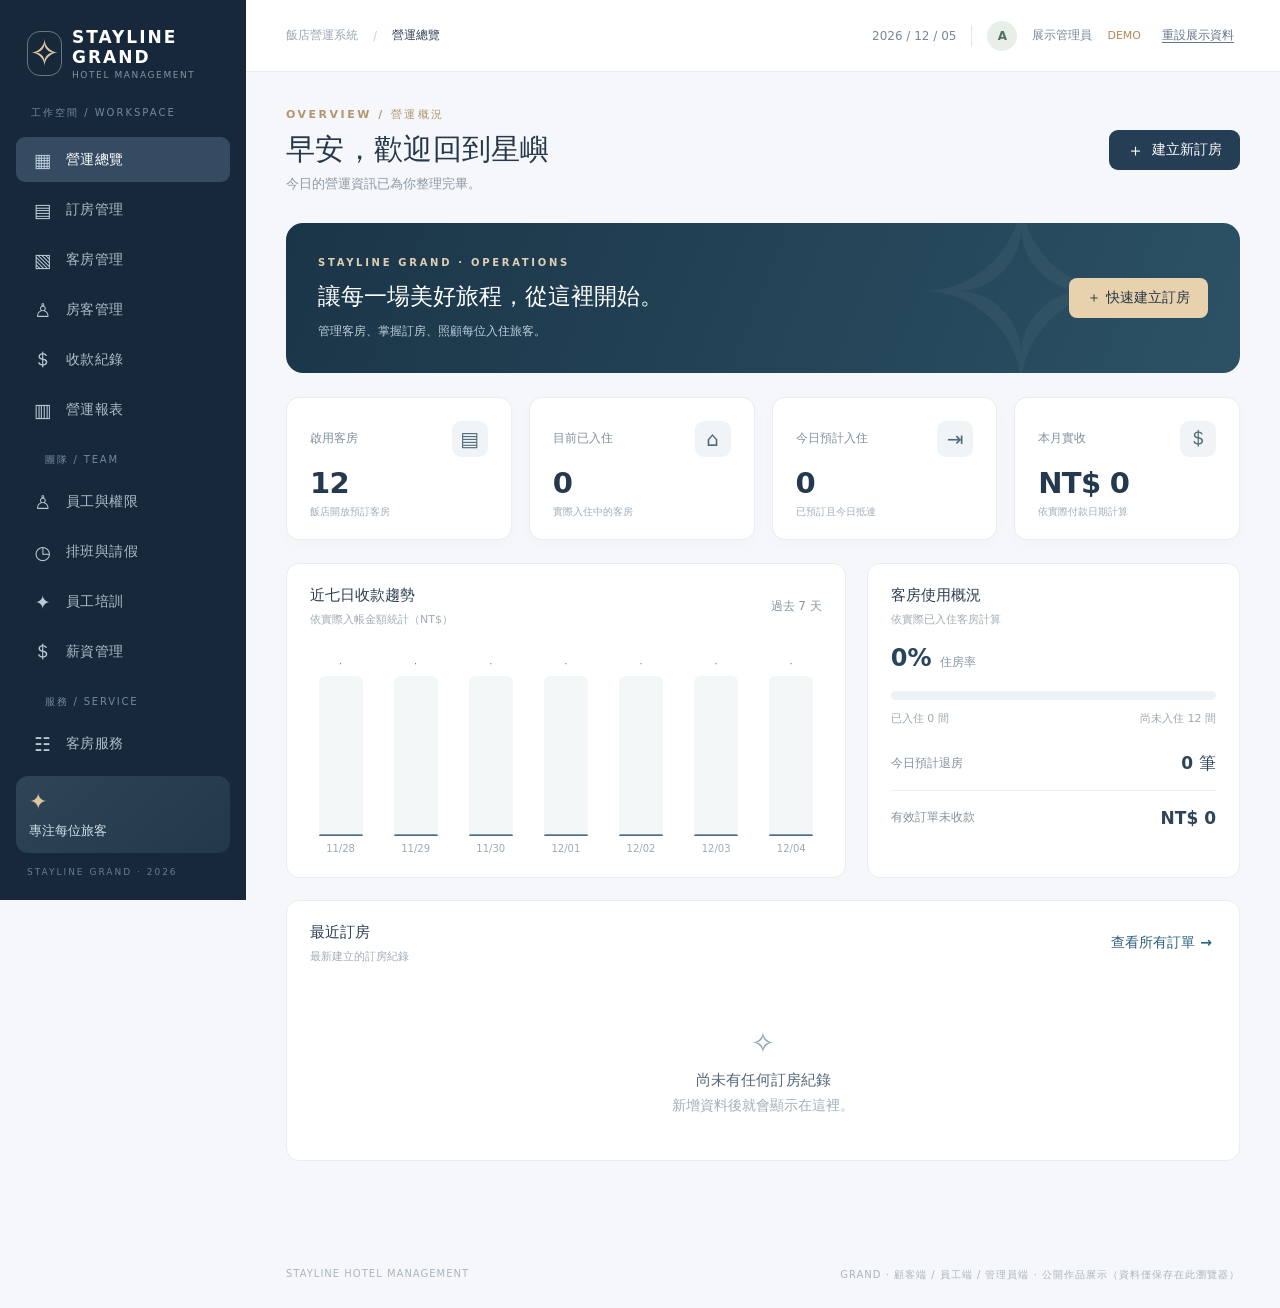
<file: index.html>
<!doctype html>
<html lang="zh-Hant">
<head>
  <meta charset="utf-8">
  <meta name="viewport" content="width=device-width, initial-scale=1">
  <meta name="color-scheme" content="light">
  <title>STAYLINE GRAND｜全方位飯店管理系統</title>
  <link rel="stylesheet" href="/styles.css">
  <link rel="stylesheet" href="/ops.css">
  <script src="/demo-api.js"></script>
  <script src="/app.js" defer></script>
  <script src="/ops.js" defer></script>
</head>
<body>
  <div id="authRoot" class="auth-shell hidden">
    <div class="auth-art">
      <div class="art-top"><span class="brand-symbol">✧</span> STAYLINE GRAND <span class="thin">/ HOTEL OS</span></div>
      <div class="auth-art-copy"><span class="art-eyebrow">A BETTER WAY TO HOST</span><h1>每一次入住，<br>都值得被細心對待。</h1><p>從訂房到退房，讓每個服務環節從容有序。</p></div>
      <div class="art-bottom">HOSPITALITY, SIMPLIFIED. <span>EST. 2026</span></div>
    </div>
    <div class="auth-panel"><div id="authContent" class="auth-card"></div></div>
  </div>
  <div id="appRoot" class="app-shell hidden">
    <aside class="sidebar">
      <div class="sidebar-brand"><span class="sidebar-mark">✧</span><div><strong>STAYLINE GRAND</strong><small>HOTEL MANAGEMENT</small></div></div>
      <div class="sidebar-group-label">工作空間 / WORKSPACE</div>
      <nav class="sidebar-nav" aria-label="主選單">
        <button type="button" data-page="dashboard" class="nav-link active"><span class="nav-icon">▦</span> 營運總覽</button>
        <button type="button" data-page="reservations" class="nav-link"><span class="nav-icon">▤</span> 訂房管理</button>
        <button type="button" data-page="rooms" class="nav-link"><span class="nav-icon">▧</span> 客房管理</button>
        <button type="button" data-page="guests" class="nav-link"><span class="nav-icon">♙</span> 房客管理</button>
        <button type="button" data-page="payments" class="nav-link"><span class="nav-icon">＄</span> 收款紀錄</button>
        <button type="button" data-page="reports" class="nav-link"><span class="nav-icon">▥</span> 營運報表</button>
        <div class="sidebar-group-label">團隊 / TEAM</div>
        <button type="button" data-page="employees" class="nav-link"><span class="nav-icon">♙</span> 員工與權限</button>
        <button type="button" data-page="schedules" class="nav-link"><span class="nav-icon">◷</span> 排班與請假</button>
        <button type="button" data-page="training" class="nav-link"><span class="nav-icon">✦</span> 員工培訓</button>
        <button type="button" data-page="payroll" class="nav-link"><span class="nav-icon">＄</span> 薪資管理</button>
        <div class="sidebar-group-label">服務 / SERVICE</div>
        <button type="button" data-page="services" class="nav-link"><span class="nav-icon">☷</span> 客房服務</button>
        <button type="button" data-page="tickets" class="nav-link"><span class="nav-icon">✉</span> 顧客客服</button>
        <button type="button" data-page="requests" class="nav-link"><span class="nav-icon">✓</span> 入住／退房申請</button>
        <button type="button" data-page="attendance" class="nav-link"><span class="nav-icon">◉</span> 員工打卡</button>
        <button type="button" data-page="housekeeping" class="nav-link"><span class="nav-icon">✳</span> 房務清潔</button>
        <a class="nav-link guest-nav" href="/student-review"><span class="nav-icon">🎓</span> 學生優惠審核</a>
        <a class="nav-link guest-nav" href="/guest" target="_blank" rel="noopener"><span class="nav-icon">↗</span> 顧客訂房網站</a>
      </nav>
      <div class="sidebar-bottom"><div class="help-card"><span class="help-spark">✦</span><strong>專注每位旅客</strong><p>每一次好的服務，都從井然有序開始。</p></div><span>STAYLINE GRAND · 2026</span></div>
    </aside>
    <div class="workspace">
      <header class="topbar"><div class="topbar-left"><span class="mobile-brand">✧ STAYLINE GRAND</span><span class="topbar-label">飯店營運系統</span><span class="topbar-slash">/</span><span id="topPage">營運總覽</span></div><div class="topbar-right"><span id="todayLabel"></span><div class="topbar-separator"></div><span class="user-avatar">A</span><span id="usernameLabel">展示管理員</span><span style="color:#b58b55;font-size:11px">DEMO</span><button id="logoutBtn" class="btn-text">重設展示資料</button></div></header>
      <main id="mainContent" class="main-content"><div class="loading">正在載入營運資料…</div></main>
      <footer class="footer">STAYLINE HOTEL MANAGEMENT <span>GRAND · 顧客端 / 員工端 / 管理員端 · 公開作品展示（資料僅保存在此瀏覽器）</span></footer>
    </div>
  </div>
  <div id="modalOverlay" class="modal-overlay hidden" role="dialog" aria-modal="true" aria-label="編輯資料"><div class="modal"><div id="modalHeader" class="modal-header"></div><div id="modalBody"></div></div></div>
  <div id="toastRoot" aria-live="polite"></div>
</body>
</html>
</file>
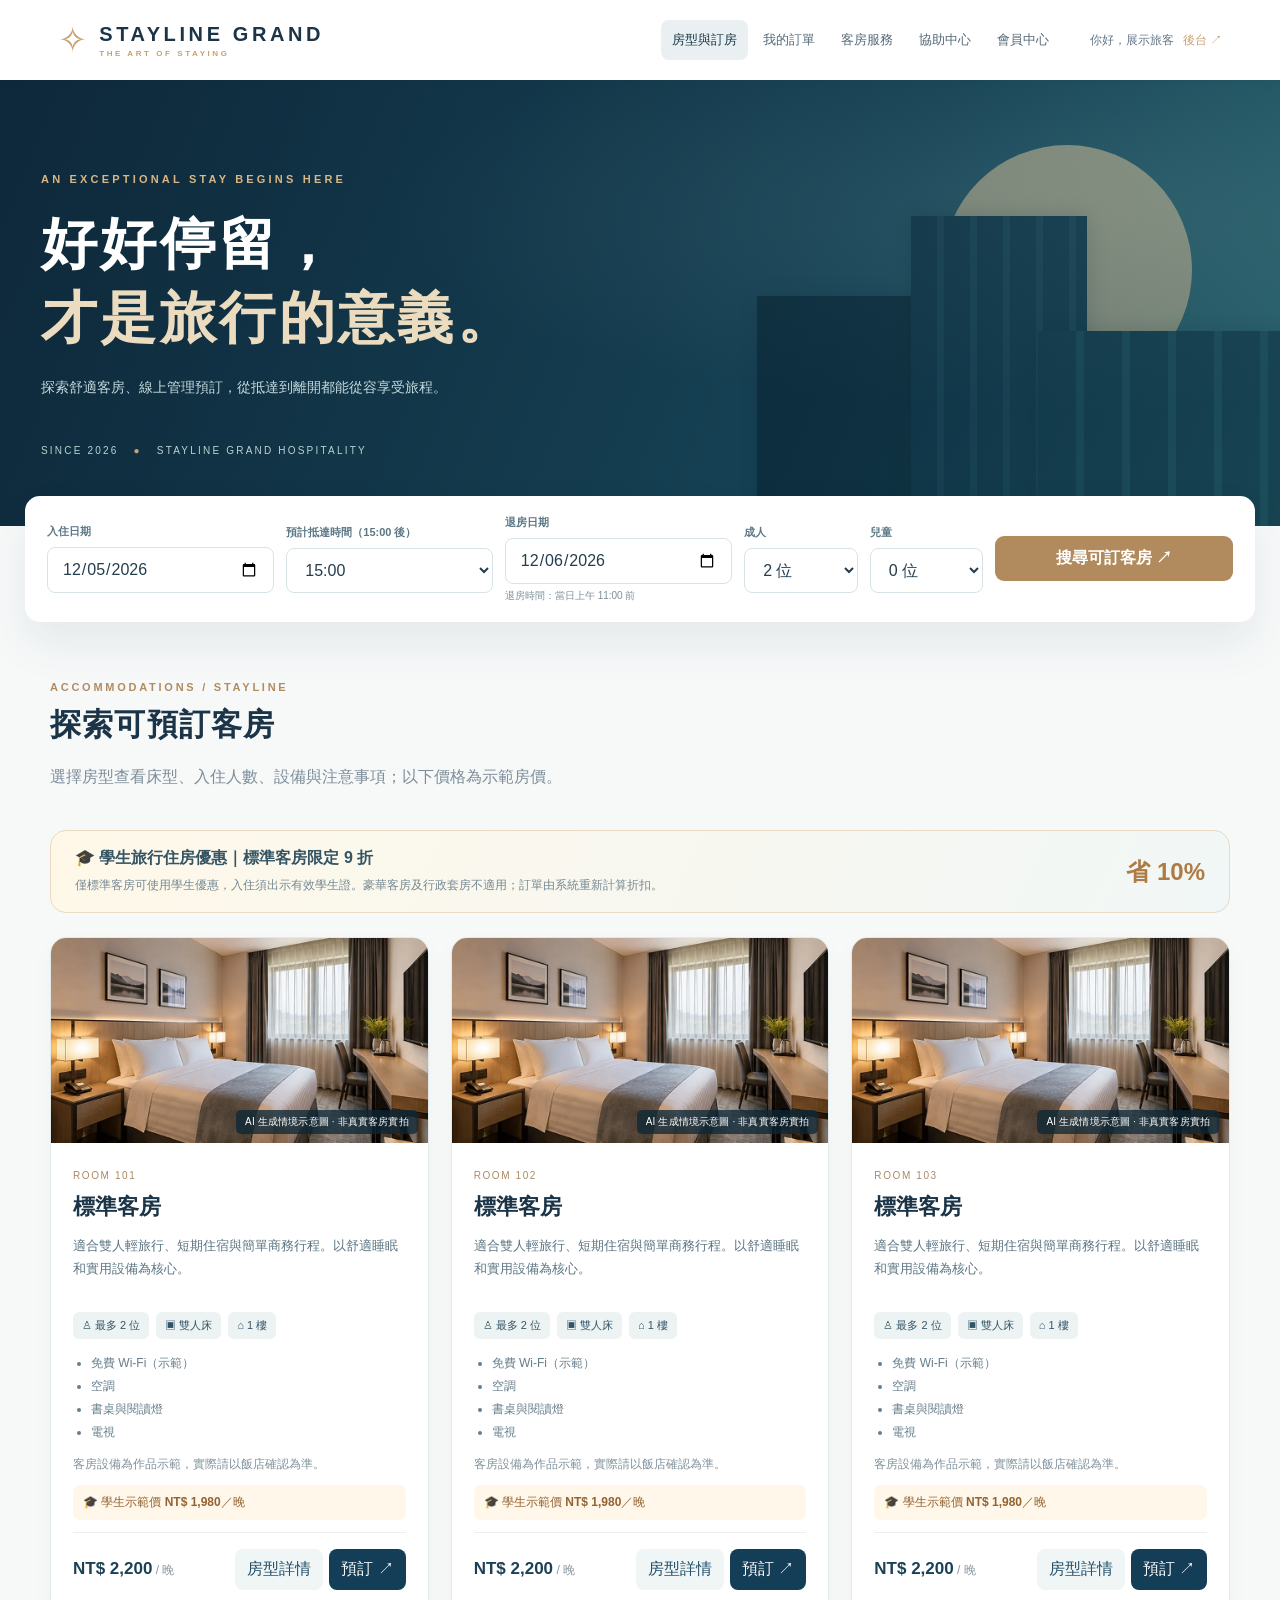
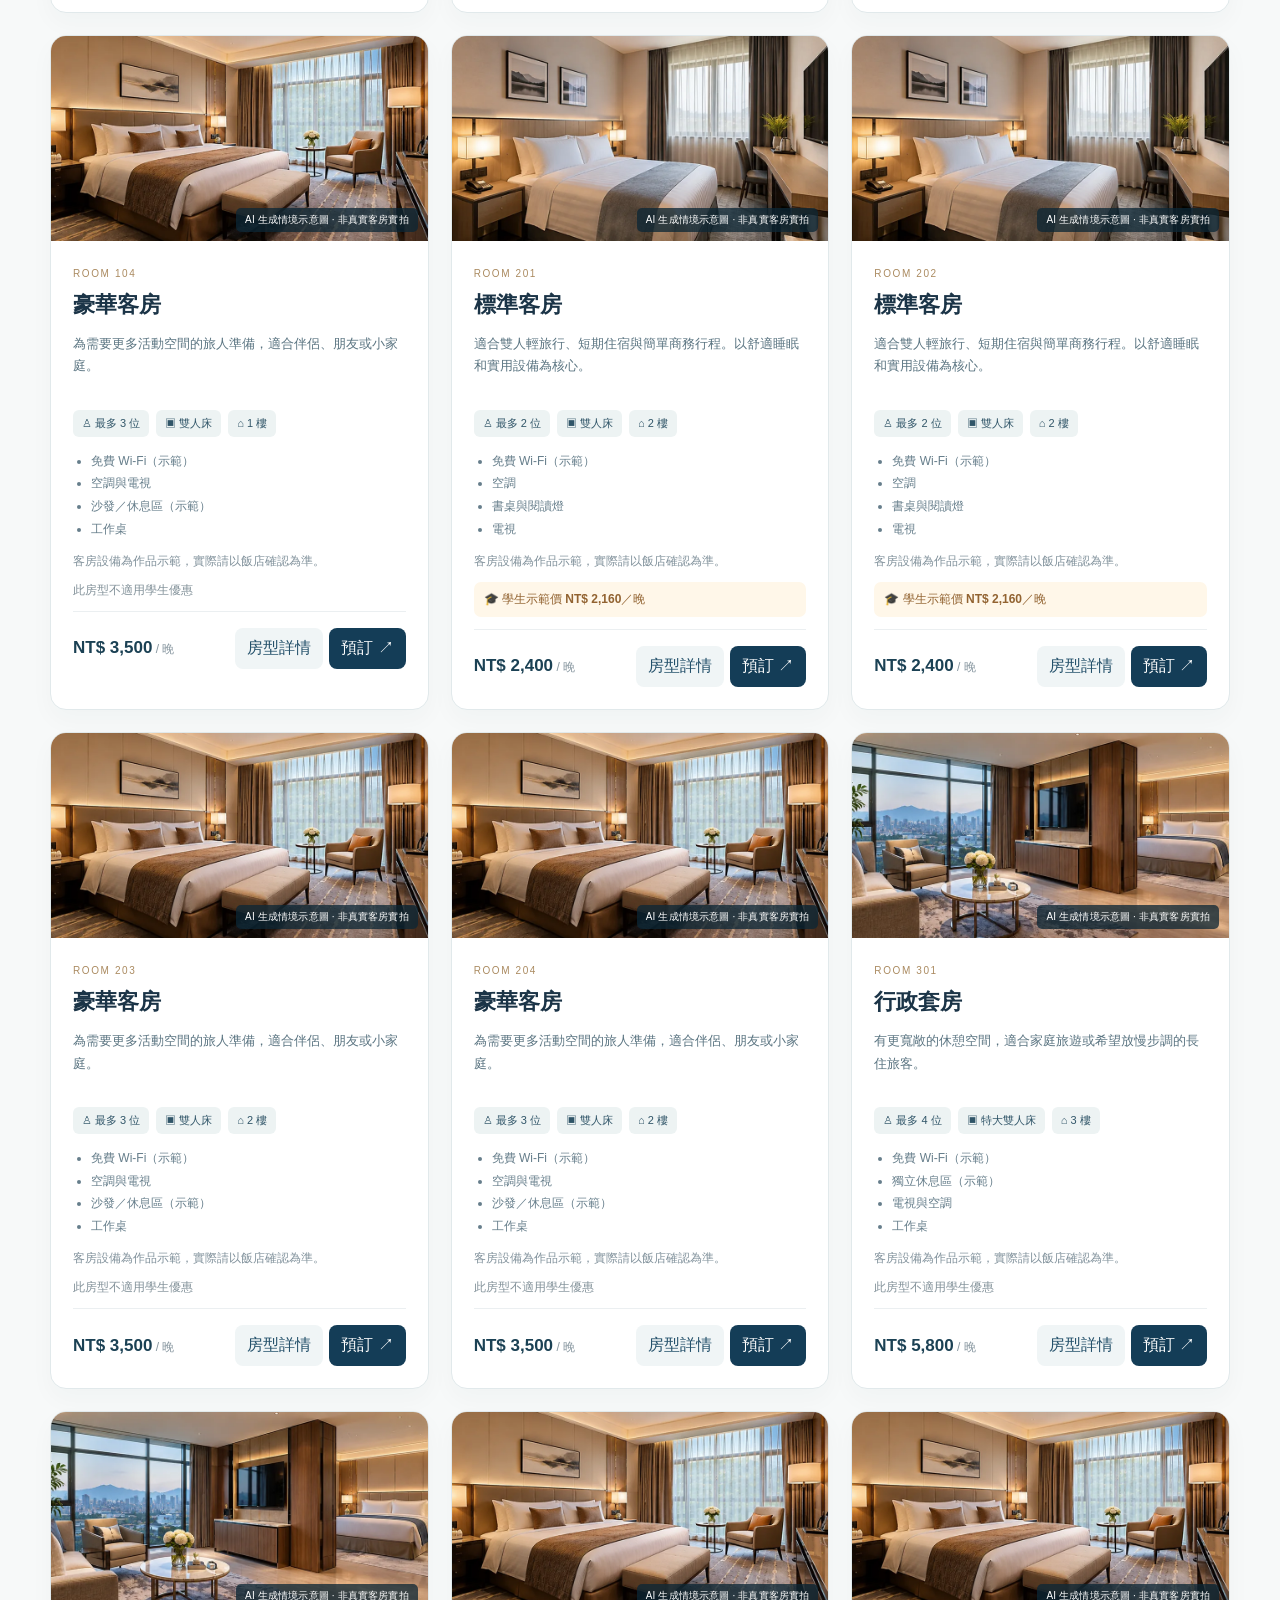
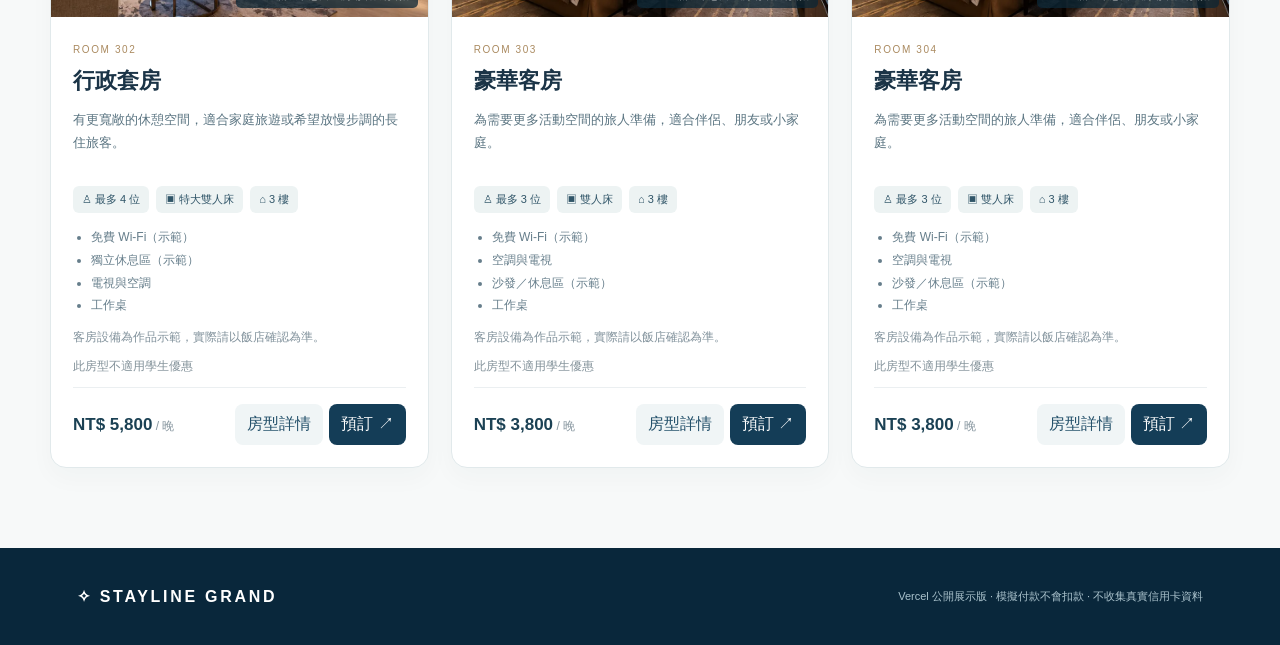
<file: guest.html>
<!doctype html>
<html lang="zh-Hant">
<head>
<meta charset="utf-8"><meta name="viewport" content="width=device-width,initial-scale=1">
<meta name="color-scheme" content="light"><title>STAYLINE GRAND｜旅客訂房與會員服務</title>
<link rel="stylesheet" href="/guest.css"><script src="/demo-api.js"></script><script src="/guest.js" defer></script>
</head>
<body>
<header class="site-header"><a class="brand" href="/guest"><span class="brand-star">✧</span><span>STAYLINE GRAND<small>THE ART OF STAYING</small></span></a><nav aria-label="會員導覽" id="guestNav"><button class="nav-item is-active" data-view="browse">房型與訂房</button><button class="nav-item member-only hidden" data-view="bookings">我的訂單</button><button class="nav-item member-only hidden" data-view="services">客房服務</button><button class="nav-item member-only hidden" data-view="support">協助中心</button><button class="nav-item member-only hidden" data-view="profile">會員中心</button></nav><div class="head-actions"><span id="guestWelcome"></span><button class="header-btn" id="guestAuthBtn" style="display:none">訪客展示</button><a class="manager-link" href="/" title="管理員與員工後台">後台 ↗</a></div></header>
<main><section class="masthead"><div class="mast-ambient"></div><div class="mast-inner"><p class="eyebrow">AN EXCEPTIONAL STAY BEGINS HERE</p><h1>好好停留，<br><em>才是旅行的意義。</em></h1><p class="lead">探索舒適客房、線上管理預訂，從抵達到離開都能從容享受旅程。</p><div class="mast-bottom">SINCE 2026 <span>●</span> STAYLINE GRAND HOSPITALITY</div></div><div class="mast-illustration" aria-hidden="true"><div class="sun-circle"></div><div class="hotel-shape one"></div><div class="hotel-shape two"></div><div class="hotel-shape three"></div></div></section>
<section class="reservation-search" id="searchBox"><div><label for="searchIn">入住日期</label><input type="date" id="searchIn" required></div><div><label for="arrivalTime">預計抵達時間（15:00 後）</label><select id="arrivalTime"><option value="15:00">15:00</option><option value="16:00">16:00</option><option value="17:00">17:00</option><option value="18:00">18:00</option><option value="19:00">19:00</option><option value="20:00">20:00</option><option value="21:00">21:00</option><option value="22:00">22:00</option><option value="23:00">23:00</option></select></div><div><label for="searchOut">退房日期</label><input type="date" id="searchOut" required><small class="checkout-hint">退房時間：當日上午 11:00 前</small></div><div><label for="searchAdults">成人</label><select id="searchAdults"><option value="1">1 位</option><option value="2" selected>2 位</option><option value="3">3 位</option><option value="4">4 位</option></select></div><div><label for="searchChildren">兒童</label><select id="searchChildren"><option value="0">0 位</option><option value="1">1 位</option><option value="2">2 位</option><option value="3">3 位</option></select></div><button class="gold-btn" id="searchRooms">搜尋可訂客房 ↗</button></section>
<div class="page-wrap" id="guestContent"></div>
</main>
<footer class="site-footer"><span>✧ STAYLINE GRAND</span><p>Vercel 公開展示版 · 模擬付款不會扣款 · 不收集真實信用卡資料</p></footer>
<div id="guestModal" class="modal-backdrop hidden" role="dialog" aria-modal="true" aria-label="會員表單"><div class="modal-card"><button id="guestModalClose" class="modal-close" aria-label="關閉">×</button><div id="guestModalBody"></div></div></div>
<div id="guestToast" aria-live="polite"></div>
</body>
</html>
</file>
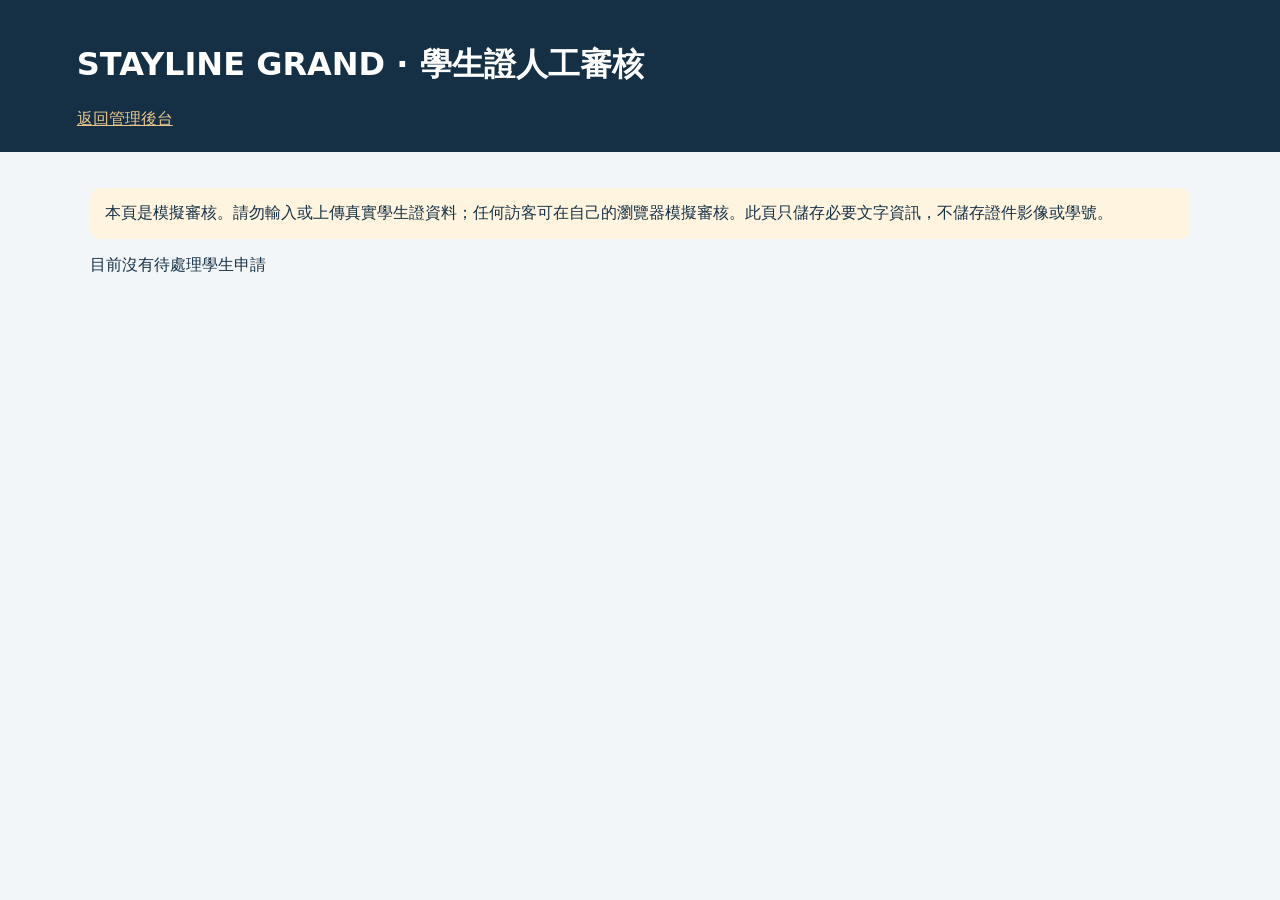
<file: student-review.html>
<!doctype html><html lang="zh-Hant"><head><meta charset="utf-8"><meta name="viewport" content="width=device-width,initial-scale=1"><title>STAYLINE｜學生證人工審核</title><style>body{font-family:system-ui,"Microsoft JhengHei",sans-serif;background:#f2f6f8;color:#183248;margin:0}header{background:#152f44;color:white;padding:22px 6%}main{max-width:1100px;margin:36px auto;padding:0 22px}article{background:white;border:1px solid #dce5ed;border-radius:14px;margin:14px 0;padding:22px}button{background:#16415b;color:#fff;border:0;border-radius:8px;padding:10px 18px;cursor:pointer;margin:6px}button.reject{background:#a83c45}.notice{background:#fff4df;border-radius:10px;padding:15px}small{color:#677f91}a{color:#e9c78d}#err{color:#b02c39}</style><script src="/demo-api.js"></script><script src="/student-review.js" defer></script></head><body><header><h1>STAYLINE GRAND · 學生證人工審核</h1><a href="/">返回管理後台</a></header><main><p class="notice">本頁是模擬審核。請勿輸入或上傳真實學生證資料；任何訪客可在自己的瀏覽器模擬審核。此頁只儲存必要文字資訊，不儲存證件影像或學號。</p><p id="err"></p><div id="items">讀取中…</div></main></body></html>
</file>
<file: styles.css>
:root{font-family:Inter,"Noto Sans TC","Microsoft JhengHei",system-ui,-apple-system,sans-serif;color:#233144;background:#f5f7fa;font-size:14px;font-synthesis:none}
*{box-sizing:border-box}body{margin:0}button,input,textarea,select{font:inherit}button{cursor:pointer}button:disabled{opacity:.5;cursor:not-allowed}.hidden{display:none!important}
.auth-shell{display:grid;grid-template-columns:1.05fr 1fr;min-height:100vh;background:#fff}.auth-art{display:flex;flex-direction:column;padding:44px 58px;background:radial-gradient(circle at 88% 17%,#456c7d 0,transparent 29%),radial-gradient(circle at 22% 78%,#2c5261 0,transparent 42%),linear-gradient(145deg,#152f40,#10202f);color:white}.art-top{display:flex;align-items:center;gap:9px;font-weight:780;letter-spacing:3px;font-size:18px}.brand-symbol{font-size:35px;color:#c8b38c}.thin{font-weight:400;color:#b2c2cb;letter-spacing:2px;font-size:10px}.auth-art-copy{margin:auto 0}.art-eyebrow{font-size:11px;letter-spacing:4px;color:#d7c8a7}.auth-art-copy h1{font-size:clamp(33px,4.3vw,67px);font-weight:580;letter-spacing:2px;line-height:1.45;margin:25px 0}.auth-art-copy p{font-size:16px;color:#c3d3d9}.art-bottom{display:flex;justify-content:space-between;letter-spacing:3px;font-size:10px;color:#b4c4cd}.auth-panel{display:grid;place-items:center;padding:30px}.auth-card{width:min(100%,395px)}.auth-overline{color:#ad936f;font-size:12px;letter-spacing:3px;font-weight:750}.auth-card h2{font-size:32px;letter-spacing:-1px;margin:12px 0}.auth-card>p{color:#8895a3;line-height:1.8;margin-bottom:32px}.auth-card form{display:grid;gap:18px}.auth-card .btn-primary{height:48px}.auth-note{margin-top:26px;color:#9ba5af;font-size:12px;line-height:1.8}
.app-shell{min-height:100vh;display:flex}.sidebar{width:246px;position:sticky;top:0;height:100vh;flex-shrink:0;background:#16283a;color:#d3e0e8;display:flex;flex-direction:column;padding:27px 16px 22px}.sidebar-brand{display:flex;align-items:center;gap:10px;margin:0 11px 58px}.sidebar-mark{height:45px;width:45px;border:1px solid #697584;border-radius:13px;color:#dec9a4;font-size:37px;display:grid;place-items:center;line-height:1}.sidebar-brand strong{display:block;font-size:17px;letter-spacing:2px;color:#fff}.sidebar-brand small{display:block;font-size:9px;letter-spacing:1.6px;color:#8295a5;margin-top:3px}.sidebar-group-label{font-size:10px;color:#728b9d;letter-spacing:2px;padding:0 15px;margin-bottom:17px}.sidebar-nav{display:grid;gap:5px}.nav-link{display:flex;align-items:center;gap:12px;text-align:left;height:45px;width:100%;padding:0 16px;color:#adbfcc;border:0;background:transparent;border-radius:9px;font-weight:600;letter-spacing:.4px}.nav-link:hover{background:#25394d;color:#fff}.nav-link.active{background:#344b61;color:#fff}.nav-icon{font-size:19px;font-weight:300;width:22px;text-align:center;color:#b9c9d7}.sidebar-bottom{margin-top:auto}.help-card{padding:18px;border-radius:12px;background:linear-gradient(140deg,#2d4557,#23384b);margin-bottom:24px}.help-spark{display:block;color:#dec5a0;font-size:22px;margin-bottom:8px}.help-card strong{font-size:13px}.help-card p{font-size:11px;color:#a9bdcb;line-height:1.8;margin-bottom:0}.sidebar-bottom>span{font-size:9px;letter-spacing:2px;color:#667f91;margin:0 11px}.workspace{flex:1;min-width:0;display:flex;flex-direction:column}.topbar{height:72px;background:#fff;border-bottom:1px solid #e9edf2;display:flex;align-items:center;justify-content:space-between;padding:0 40px;gap:15px}.topbar-left,.topbar-right{display:flex;align-items:center;gap:15px}.topbar-left{color:#9da8b2;font-size:12px}.topbar-left #topPage{color:#344255;font-weight:700}.topbar-slash{color:#cbd1d8}.topbar-right{font-size:12px;color:#798797}.topbar-separator{height:22px;border-left:1px solid #e2e7ed}.user-avatar{height:30px;width:30px;border-radius:50%;background:#e8eee8;color:#50715c;display:grid;place-items:center;font-weight:800}.btn-text{border:0;background:transparent;color:#64768b;text-decoration:underline;text-underline-offset:3px}.mobile-brand{display:none}.main-content{width:100%;max-width:1530px;margin:0 auto;padding:35px 40px 65px;flex:1}.footer{padding:20px 40px 26px;color:#abb5bf;font-size:10px;letter-spacing:1px;display:flex;justify-content:space-between}
.page-header{display:flex;justify-content:space-between;align-items:center;gap:14px;margin-bottom:30px}.eyebrow{font-size:11px;color:#b1976e;letter-spacing:2.5px;font-weight:800}.page-header h1{font-size:29px;font-weight:750;margin:8px 0 5px;color:#26384a;letter-spacing:.3px}.subhead{color:#8c98a6;margin:0;font-size:13px}.header-actions{display:flex;gap:10px;flex-wrap:wrap}.btn{display:inline-flex;align-items:center;justify-content:center;gap:8px;padding:10px 17px;border-radius:9px;font-weight:670;border:1px solid transparent;white-space:nowrap;transition:.15s}.btn-primary{color:#fff;background:#253e55}.btn-primary:hover{background:#395873}.btn-secondary{background:#fff;border-color:#d9e0e7;color:#34495b}.btn-secondary:hover{background:#f5f7fa}.btn-danger{background:#fcf0ee;color:#b24740}.btn-sm{font-size:12px;padding:7px 10px;border-radius:7px}.btn-link{color:#2b607f;border:0;background:transparent;padding:6px 4px;font-weight:700}.btn-link:hover{text-decoration:underline}.btn:focus-visible,.nav-link:focus-visible,.btn-text:focus-visible{outline:3px solid #91b8df;outline-offset:2px}.plus{font-size:17px;line-height:1}
.hero{border-radius:17px;background:linear-gradient(112deg,#1b3548,#2c5165);color:#fff;padding:30px 32px;display:flex;align-items:center;justify-content:space-between;gap:20px;margin-bottom:24px;overflow:hidden;position:relative}.hero:after{content:"✧";position:absolute;right:110px;top:-78px;font-size:260px;color:rgba(255,255,255,.045);pointer-events:none}.hero span{font-size:10px;font-weight:700;letter-spacing:2.7px;color:#dfcfb3}.hero h2{font-size:23px;margin:12px 0 9px;position:relative}.hero p{color:#bdced8;position:relative;margin:0;font-size:12px;line-height:1.8}.hero button{position:relative;z-index:1;background:#e7d2ad;color:#243648;border:0;border-radius:8px;padding:11px 18px;font-weight:700}.kpi-grid{display:grid;grid-template-columns:repeat(4,minmax(0,1fr));gap:17px;margin-bottom:23px}.kpi{background:#fff;border:1px solid #e8edf2;border-radius:13px;padding:23px 23px 20px;box-shadow:0 4px 16px rgba(19,45,68,.018)}.kpi-top{display:flex;justify-content:space-between;align-items:center}.kpi-label{color:#82909e;font-size:12px;font-weight:650}.kpi-icon{width:36px;height:36px;display:grid;place-items:center;background:#f0f4f7;border-radius:9px;font-size:20px;color:#4f6c7b}.kpi strong{font-size:29px;letter-spacing:-.7px;color:#24394e;display:block;margin:9px 0 2px}.kpi small{color:#a2acb7;font-size:10px}.split-grid{display:grid;grid-template-columns:minmax(0,1.2fr) minmax(290px,.8fr);gap:21px}.panel{background:#fff;border:1px solid #e8edf2;border-radius:13px;overflow:hidden;margin-bottom:22px}.panel-header{display:flex;align-items:center;justify-content:space-between;gap:12px;padding:22px 23px 17px}.panel-header h2{margin:0;font-size:15px;color:#2c3e50}.panel-header p{font-size:11px;color:#a2acb6;margin:7px 0 0}.panel-body{padding:0 23px 23px}.stats-number{font-size:24px;color:#29455c;font-weight:780}.chart{height:210px;display:flex;align-items:flex-end;gap:14px;padding:14px 0 0}.bar-col{flex:1;height:100%;display:flex;flex-direction:column;justify-content:flex-end;align-items:center;min-width:0;gap:7px}.bar-track{flex:1;display:flex;align-items:flex-end;width:100%;max-width:44px;background:#f4f7f8;border-radius:6px 6px 0 0;overflow:hidden}.bar-fill{width:100%;background:linear-gradient(#8bacbd,#375a70);border-radius:6px 6px 0 0;min-height:2px}.bar-col small{color:#9daab5;font-size:10px}.bar-value{font-size:10px;color:#6e8291;white-space:nowrap}.progress-bar{width:100%;height:9px;border-radius:99px;background:#edf2f6;overflow:hidden;margin:19px 0 11px}.progress-fill{height:100%;background:linear-gradient(90deg,#7296a7,#375a70);border-radius:99px}.progress-meta{display:flex;justify-content:space-between;color:#9da8b4;font-size:11px}.mini-stats{display:grid;gap:17px;margin-top:26px}.mini-stat{display:flex;align-items:center;justify-content:space-between;border-bottom:1px solid #eef1f4;padding-bottom:15px}.mini-stat:last-child{border-bottom:0}.mini-stat span{color:#83919e;font-size:12px}.mini-stat strong{color:#2e4458;font-size:17px}.badge{display:inline-flex;align-items:center;gap:5px;padding:5px 9px;border-radius:20px;font-size:11px;font-weight:750;white-space:nowrap}.badge:before{content:"";height:6px;width:6px;border-radius:50%;background:currentColor}.badge-reserved{background:#eaf3fa;color:#477fa9}.badge-checked_in{background:#e9f5ec;color:#4a9469}.badge-checked_out{background:#f0f1f3;color:#7c8794}.badge-cancelled{background:#fceeee;color:#bd6762}.badge-clean{background:#eaf5ee;color:#4a9469}.badge-dirty{background:#fcf0e5;color:#bd8556}.badge-cleaning{background:#e9f1fa;color:#567ba7}.badge-inactive{background:#efeff1;color:#87909b}.badge-occupied{background:#ecf1fb;color:#5575a4}
.table-controls{display:flex;justify-content:space-between;align-items:center;gap:15px;padding:0 23px 17px;flex-wrap:wrap}.search-box{position:relative}.search-box input{border:1px solid #e1e7ed;border-radius:8px;background:#fbfcfd;padding:10px 13px 10px 34px;width:270px;max-width:100%;outline:0}.search-box:before{content:"⌕";position:absolute;left:12px;top:5px;color:#9bacb9;font-size:23px}.search-box input:focus{border-color:#678ba7}.filter-tabs{display:flex;align-items:center;gap:5px;flex-wrap:wrap}.filter-tab{border:0;background:transparent;color:#83929f;padding:8px 10px;border-radius:8px;font-size:12px;font-weight:650}.filter-tab.active{background:#eaf0f5;color:#294860}.table-scroll{overflow-x:auto}.data-table{width:100%;border-collapse:collapse;text-align:left;font-size:12px}.data-table thead{background:#f8fafc;color:#8493a2}.data-table th{font-weight:700;font-size:11px;letter-spacing:.3px;white-space:nowrap;padding:13px 22px}.data-table td{padding:17px 22px;border-top:1px solid #eff2f5;color:#556679;vertical-align:middle}.data-table tr:hover td{background:#fbfcfd}.primary-cell{font-weight:770;color:#2d455a!important}.muted-cell{color:#99a7b2!important}.money-cell{font-weight:740;color:#334b5d!important;white-space:nowrap}.actions{display:flex;gap:8px;align-items:center;white-space:nowrap;flex-wrap:wrap}.empty{padding:45px 25px;text-align:center;color:#a1aeba}.empty strong{color:#53677a;display:block;margin-bottom:7px;font-size:15px}.empty-icon{font-size:29px;color:#8aa7b8;margin-bottom:11px}.record-count{font-size:11px;color:#9ca9b5;padding:12px 23px 19px}.room-grid{display:grid;grid-template-columns:repeat(auto-fill,minmax(225px,1fr));gap:16px}.room-card{background:#fff;border:1px solid #e8edf1;border-radius:12px;padding:20px;position:relative}.room-card-top{display:flex;justify-content:space-between;align-items:center}.room-symbol{font-size:26px;color:#708b9b}.room-number{font-size:27px;color:#2d465b;font-weight:780;margin:17px 0 4px}.room-type{font-size:12px;color:#8395a3}.room-card-line{height:1px;background:#edf0f3;margin:18px 0}.room-card-bottom{display:flex;justify-content:space-between;align-items:center}.room-card-price{font-size:18px;color:#2e4759;font-weight:800}.room-card-price small{font-size:11px;font-weight:400;color:#9ca9b5}.room-card-actions{display:flex;justify-content:space-between;margin-top:17px}.room-attrs{font-size:11px;color:#a0acb6}
.modal-overlay{position:fixed;inset:0;z-index:30;display:flex;justify-content:center;align-items:center;background:rgba(12,24,37,.64);padding:18px;overflow:auto}.modal{background:#fff;max-height:calc(100vh - 36px);overflow-y:auto;width:min(100%,625px);border-radius:15px;box-shadow:0 25px 75px #101b2e60}.modal-header{padding:24px 28px 15px;display:flex;justify-content:space-between;align-items:center;border-bottom:1px solid #eef1f4}.modal-header h2{font-size:19px;margin:0;color:#253e52}.close-modal{background:none;border:0;color:#98a6b3;font-size:25px;width:30px;height:30px}.modal-form{padding:24px 28px 26px}.form-grid{display:grid;grid-template-columns:1fr 1fr;gap:17px}.field{display:flex;flex-direction:column;gap:7px}.field.full{grid-column:1/-1}.field label{font-size:12px;color:#4f6173;font-weight:680}.field input,.field select,.field textarea{width:100%;border:1px solid #dce4eb;border-radius:8px;background:#fff;color:#293e51;min-height:42px;padding:10px 12px;outline:none}.field input:focus,.field select:focus,.field textarea:focus{border-color:#789cb5;box-shadow:0 0 0 3px #e4eef5}.field textarea{resize:vertical;min-height:77px}.form-note{color:#8898a6;font-size:11px;line-height:1.6}.modal-actions{display:flex;justify-content:flex-end;gap:10px;margin-top:23px;border-top:1px solid #eef1f4;padding-top:20px}.choice-note{font-size:12px;color:#6e8497;background:#f1f6fa;padding:12px;border-radius:8px;margin-top:13px}.error-banner{background:#fff1ee;color:#a94e47;padding:13px;border-radius:8px;margin-bottom:12px;font-size:12px}.loading{text-align:center;color:#8999a5;padding:100px 0}.chart-empty{align-items:center;justify-content:center;color:#a3aeba;font-size:13px}.detail-hint{color:#8ea0af;font-size:11px;margin-top:5px}#toastRoot{position:fixed;right:22px;bottom:20px;z-index:50}.toast{max-width:350px;background:#223e53;color:#fff;padding:14px 18px;border-radius:9px;box-shadow:0 7px 30px #0c263b34;line-height:1.5;font-size:13px;margin-top:10px}.toast.error{background:#aa4b48}.smallprint{font-size:12px;color:#8796a3}.highlight-stat{color:#324f66;font-weight:760}.report-cards{display:grid;grid-template-columns:repeat(3,1fr);gap:18px;margin-bottom:20px}
@media(max-width:1180px){.kpi-grid{grid-template-columns:repeat(2,1fr)}.sidebar{width:210px}.main-content{padding:28px 25px}.topbar{padding:0 25px}.footer{padding:20px 25px}}
@media(max-width:900px){.sidebar{position:static;width:100%;height:auto;padding:14px 15px}.sidebar-brand{margin:0 3px 14px}.sidebar-group-label,.help-card,.sidebar-bottom{display:none}.sidebar-nav{display:flex;overflow-x:auto;gap:5px}.nav-link{width:auto;flex-shrink:0;padding:8px 13px;height:38px;font-size:12px}.nav-icon{display:none}.app-shell{display:block}.topbar{height:55px}.split-grid{grid-template-columns:1fr}.auth-art{padding:28px}.auth-art-copy h1{font-size:36px}}
@media(max-width:650px){.auth-shell{display:block}.auth-art{min-height:185px;padding:22px}.auth-art-copy{margin:22px 0}.auth-art-copy h1{font-size:22px;margin:12px 0}.auth-art-copy p,.art-bottom{display:none}.auth-panel{padding:35px 24px}.main-content{padding:25px 15px 40px}.topbar{padding:0 16px}.topbar-right #todayLabel,.topbar-separator,.topbar-label,.topbar-slash{display:none}.page-header{align-items:flex-start;flex-direction:column}.page-header h1{font-size:24px}.kpi-grid{gap:10px}.kpi{padding:15px}.kpi strong{font-size:23px}.kpi-icon{width:28px;height:28px}.kpi-label{font-size:11px}.hero{padding:24px;align-items:flex-start;flex-direction:column}.panel-header{padding:18px}.table-controls{padding:0 16px 15px}.data-table th,.data-table td{padding:13px 15px}.form-grid{grid-template-columns:1fr}.modal-form{padding:19px}.modal-header{padding:19px}.footer{padding:15px;line-height:1.7}.footer span{display:none}.report-cards{grid-template-columns:1fr}.room-grid{grid-template-columns:repeat(auto-fill,minmax(155px,1fr))}.room-card{padding:15px}}
@media print{.sidebar,.topbar,.page-header .header-actions,.btn,.filter-tabs,.search-box,.actions,.footer{display:none!important}.main-content{padding:0!important}.workspace{display:block}.panel,.kpi,.room-card{break-inside:avoid}}
</file>
<file: ops.css>
.ops-grid{display:grid;grid-template-columns:repeat(3,minmax(0,1fr));gap:16px;margin:22px 0}
.ops-card{background:#fff;border:1px solid #e6edf3;border-radius:18px;padding:22px;box-shadow:0 12px 26px rgba(25,56,88,.04)}
.ops-card h3{margin:0 0 9px;color:#20374a;font-size:15px}.ops-card strong{display:block;color:#1e4666;font-size:29px;margin:8px 0}
.ops-card small{color:#697d91}.ops-heading{display:flex;align-items:center;justify-content:space-between;gap:12px;margin:5px 0 14px}
.ops-heading h2{margin:0}.ops-row-actions{display:flex;flex-wrap:wrap;gap:8px}
.ops-mini{border:1px solid #d7e0e8;background:#f5f8fb;border-radius:10px;padding:6px 10px;color:#28506b;font-size:12px;cursor:pointer}
.ops-mini:hover{background:#e6f1f7}.ops-mini.primary{background:#194767;color:#fff}.ops-mini.danger{color:#a34745;background:#fff8f8}
.ops-state{display:inline-flex;align-items:center;border-radius:999px;padding:4px 9px;font-size:11px;font-weight:700;background:#eaf0f8;color:#335579}
.ops-state.completed,.ops-state.approved,.ops-state.active,.ops-state.replied{background:#ddf5eb;color:#176647}
.ops-state.rejected,.ops-state.inactive{background:#ffeced;color:#a33e40}
.ops-state.in_progress,.ops-state.pending{background:#fff0d3;color:#94611a}
.ops-note{font-size:12px;color:#70839a;line-height:1.65}.ops-info{padding:14px 18px;background:#eef6fb;border-radius:12px;color:#28536f;margin:16px 0;font-size:13px}
.sidebar-nav .sidebar-group-label{margin:16px 14px 7px;font-size:10px;letter-spacing:.18em}.guest-nav{text-decoration:none;display:flex;align-items:center}
@media(max-width:900px){.ops-grid{grid-template-columns:1fr}}
@media print{.sidebar,.topbar,.footer,.header-actions{display:none!important}}
/* Keep the longer v2 navigation inside the fixed sidebar instead of overflowing its background. */
@media(min-width:901px){.sidebar{overflow:hidden}.sidebar-brand{margin-bottom:26px}.sidebar-nav{display:flex;flex:1;min-height:0;flex-direction:column;overflow-y:auto;overflow-x:hidden;align-content:start;padding:0 0 14px;scrollbar-width:thin;scrollbar-color:#526d83 transparent}.sidebar-nav .nav-link{flex-shrink:0;min-height:43px}.sidebar-bottom{flex-shrink:0;margin-top:12px}.help-card{padding:13px;margin-bottom:9px}.help-card p{display:none}}
</file>
<file: guest.css>
:root{font-family:"Noto Sans TC","Microsoft JhengHei","PingFang TC",Arial,sans-serif;color:#1b3447;background:#f7f9f9;--navy:#0d293e;--deep:#132c3d;--gold:#c8a16f;--ink:#18344a;--muted:#7d8d99}*{box-sizing:border-box}body{margin:0;min-width:320px}button,input,select,textarea{font:inherit}button{cursor:pointer}a{color:inherit}.hidden{display:none!important}.site-header{min-height:80px;background:white;display:flex;align-items:center;gap:30px;padding:14px clamp(16px,4.5vw,80px);position:relative;z-index:2;box-shadow:0 1px 12px #0f32400b}.brand{display:flex;align-items:center;gap:9px;text-decoration:none;letter-spacing:.18em;font-weight:800;font-size:20px;white-space:nowrap}.brand-star{font-size:35px;font-weight:400;color:var(--gold)}.brand small{display:block;font-size:8px;color:var(--gold);letter-spacing:.32em;margin-top:3px}.site-header nav{display:flex;gap:4px;margin-left:auto}.nav-item{border:none;background:transparent;color:#546a78;padding:11px;border-radius:8px;white-space:nowrap;font-size:13px}.nav-item:hover,.nav-item.is-active{background:#eaf0f2;color:#15374a}.head-actions{display:flex;align-items:center;gap:9px}.head-actions span{font-size:12px;color:#647788}.header-btn{background:var(--deep);color:white;border:1px solid var(--deep);border-radius:8px;padding:11px 15px;white-space:nowrap;font-weight:600;font-size:12px}.manager-link{font-size:12px;text-decoration:none;color:var(--gold);white-space:nowrap}.masthead{background:linear-gradient(112deg,#0e293b 3%,#164255 66%,#27606b);position:relative;overflow:hidden;min-height:435px}.mast-ambient{position:absolute;inset:0;background:radial-gradient(ellipse at 83% 30%,#9ac2bf22,transparent 45%)}.mast-inner{position:relative;z-index:1;margin:0 auto;max-width:1250px;padding:82px 26px 70px;color:#fff}.eyebrow{font-size:11px;letter-spacing:.29em;color:#d9b686;font-weight:700}.masthead h1{font-size:clamp(40px,4.4vw,67px);line-height:1.32;letter-spacing:.06em;margin:22px 0 17px;font-weight:700}.masthead h1 em{font-style:normal;color:#ebdbbf}.lead{line-height:2;color:#c4d9dd;font-size:14px}.mast-bottom{font-size:10px;letter-spacing:.22em;color:#bbd2d2;margin-top:44px}.mast-bottom span{color:var(--gold);margin:0 10px}.mast-illustration{position:absolute;right:0;bottom:0;width:43%;height:95%;overflow:hidden;opacity:.5}.sun-circle{position:absolute;width:250px;height:250px;right:16%;top:10%;border-radius:50%;background:linear-gradient(#ddc49a,#c2aa86);filter:blur(.5px)}.hotel-shape{position:absolute;bottom:0;background:#061d2b;box-shadow:0 0 20px #00000033}.hotel-shape.one{height:230px;width:32%;left:5%}.hotel-shape.two{height:310px;width:32%;left:33%;background:repeating-linear-gradient(90deg,#09283a 0 26px,#13374a 26px 33px)}.hotel-shape.three{height:195px;width:44%;right:0;background:repeating-linear-gradient(90deg,#09283a 0 38px,#153d4c 38px 46px)}.reservation-search{position:relative;z-index:1;max-width:1230px;margin:-30px auto 0;background:#fff;box-shadow:0 22px 45px #18364a14;border-radius:15px;display:grid;grid-template-columns:1.3fr 1.3fr .8fr .8fr 1.25fr;gap:12px;padding:19px 22px;align-items:end}.reservation-search label,.form-group label{display:block;font-size:11px;font-weight:700;color:#5c7786;margin:0 0 8px}.reservation-search input,.reservation-search select,.form-group input,.form-group textarea,.form-group select{width:100%;padding:12px 14px;border:1px solid #d8e3e7;border-radius:8px;background:#fff;color:#243d4d;outline:none}.reservation-search input:focus,.form-group input:focus,.form-group select:focus,.form-group textarea:focus{border-color:#c3a073;box-shadow:0 0 0 3px #d7b88b21}.gold-btn{background:#b18a5d;color:white;border:none;border-radius:9px;min-height:45px;padding:12px 20px;font-weight:700;white-space:nowrap}.gold-btn:hover{background:#9c744b}.page-wrap{max-width:1230px;margin:0 auto;padding:55px 25px 80px;min-height:350px}.section-top{display:flex;align-items:end;justify-content:space-between;gap:16px;margin-bottom:28px}.section-top small{color:#b28c60;font-size:11px;letter-spacing:.25em;font-weight:800}.section-top h2{margin:9px 0 0;font-size:31px;letter-spacing:.04em}.section-top p,.soft-text{color:var(--muted);line-height:1.85}.room-gallery{display:grid;grid-template-columns:repeat(3,minmax(0,1fr));gap:22px}.room-item{background:white;border-radius:16px;overflow:hidden;border:1px solid #e1e9eb;box-shadow:0 10px 24px #12313e08}.room-visual{height:175px;background:radial-gradient(circle at 76% 36%,#d4ad79 0 15%,transparent 16%),linear-gradient(135deg,#204b63,#789394);position:relative}.room-visual:before{content:"";position:absolute;inset:20px 16px 0;background:linear-gradient(90deg,#aec4c6 0 9%,#234a59 9% 11%,#a5bec0 11% 12%,transparent 12%),linear-gradient(0deg,#173d4c 0 28%,transparent 28%);border-radius:6px 6px 0 0}.room-visual:after{content:"";position:absolute;bottom:30px;left:18%;width:64%;height:37px;background:#f1e7d8;border-radius:8px 8px 2px 2px;box-shadow:0 -12px 0 #dfd0b9}.room-item:nth-child(3n+2) .room-visual{background:radial-gradient(circle at 75% 40%,#eedcb5 0 13%,transparent 14%),linear-gradient(135deg,#5f6e7f,#b3ae9a)}.room-item:nth-child(3n) .room-visual{background:radial-gradient(circle at 65% 40%,#e8b980 0 16%,transparent 17%),linear-gradient(135deg,#1d4750,#72a3a0)}.room-desc{padding:22px}.room-desc small{color:#ab8b61;letter-spacing:.16em;font-size:10px}.room-desc h3{font-size:22px;margin:9px 0}.room-meta{font-size:12px;color:#81929c;line-height:1.9;margin:12px 0 19px}.room-bottom{display:flex;align-items:center;justify-content:space-between;gap:9px;border-top:1px solid #ebeff1;padding-top:16px}.room-bottom strong{font-size:17px;color:#1b4154}.room-bottom strong span{font-size:12px;color:#8897a0;font-weight:400}.room-bottom button{border:0;color:white;background:#143d57;border-radius:8px;padding:10px 12px}.info-panel{border:1px solid #e2e9ec;background:white;border-radius:15px;padding:23px;margin-bottom:18px}.info-panel h3{margin:0 0 16px;font-size:19px}.data-grid{display:grid;grid-template-columns:repeat(2,minmax(0,1fr));gap:17px}.reservation-card{display:flex;justify-content:space-between;align-items:start;gap:20px;background:white;border:1px solid #e6ebef;border-radius:14px;padding:22px;margin-bottom:13px}.reservation-card h3{margin:0 0 10px;font-size:18px}.reservation-card p{color:#687d88;line-height:1.8;margin:6px 0;font-size:13px}.reservation-card b{color:#24485e}.status{display:inline-flex;background:#e8f1f4;color:#24566c;padding:6px 10px;font-weight:700;border-radius:99px;font-size:11px}.status.checked_in,.status.completed,.status.replied{background:#e3f5eb;color:#237956}.status.cancelled,.status.rejected{background:#ffeff0;color:#a0494b}.status.requested,.status.pending{background:#fff1d8;color:#8e6828}.reservation-actions{display:flex;flex-wrap:wrap;gap:8px;margin-top:14px}.light-btn{background:#fff;border:1px solid #cdd9df;border-radius:8px;padding:9px 12px;font-size:12px;color:#315367}.light-btn:hover{background:#eef5f7}.message{background:#edf4f5;border-left:3px solid #b79a73;padding:13px 16px;color:#54717f;font-size:13px;border-radius:4px;margin:14px 0}.note{font-size:12px;color:#80919b}.empty{border:1px dashed #cfdcde;background:#fff;border-radius:13px;text-align:center;padding:45px 20px;color:#79909b}.empty strong{display:block;color:#315069;font-size:18px;margin-bottom:8px}.form-grid{display:grid;grid-template-columns:1fr 1fr;gap:15px}.form-group.full{grid-column:1/-1}.form-group textarea{min-height:104px;resize:vertical}.form-footer{display:flex;gap:12px;align-items:center;justify-content:flex-end;margin-top:21px}.modal-backdrop{position:fixed;inset:0;background:#071c29ba;display:flex;align-items:center;justify-content:center;z-index:50;padding:20px}.modal-card{position:relative;background:#fff;width:min(560px,100%);max-height:90vh;overflow:auto;padding:35px 33px 28px;border-radius:18px;box-shadow:0 20px 70px #0005}.modal-card h2{margin:5px 0 7px}.modal-card p{font-size:13px;color:#6c8391;line-height:1.7}.modal-close{position:absolute;top:15px;right:19px;background:transparent;border:0;font-size:27px;color:#8297a2}#guestToast{position:fixed;right:22px;bottom:22px;z-index:100;display:grid;gap:8px}.toast{background:#234f5e;color:white;padding:13px 18px;border-radius:9px;box-shadow:0 9px 30px #0002;font-size:13px}.toast.error{background:#a73c42}.site-footer{background:#09273b;padding:30px 6vw;color:white;display:flex;justify-content:space-between;align-items:center;gap:20px}.site-footer span{font-weight:800;letter-spacing:.17em}.site-footer p{font-size:11px;color:#aac2cc}.money{font-weight:800;color:#254b66}.ticket-note{white-space:pre-wrap;overflow-wrap:anywhere}.tiny-list{padding-left:18px;color:#6b8291;font-size:13px;line-height:2}.card-list{display:grid;grid-template-columns:repeat(2,minmax(0,1fr));gap:16px}.hide-search .reservation-search{display:none}@media(max-width:1190px){.site-header{flex-wrap:wrap;gap:12px}.site-header nav{order:3;flex-basis:100%;overflow:auto;margin:0}.reservation-search{margin:0 18px;grid-template-columns:repeat(4,1fr)}.reservation-search .gold-btn{grid-column:1/-1}.mast-illustration{opacity:.3}}@media(max-width:760px){.site-header{padding:12px}.head-actions{margin-left:auto}.head-actions span{display:none}.nav-item{font-size:11px;padding:8px}.mast-inner{padding:55px 22px}.masthead{min-height:350px}.mast-bottom{margin-top:27px}.mast-illustration{width:65%;opacity:.18}.reservation-search{grid-template-columns:1fr 1fr}.reservation-search .gold-btn{grid-column:1/-1}.room-gallery,.card-list{grid-template-columns:1fr}.section-top{display:block}.reservation-card{display:block}.page-wrap{padding:30px 18px 60px}.site-footer{display:block}.form-grid,.data-grid{grid-template-columns:1fr}.form-group.full{grid-column:1}.modal-card{padding:29px 20px}.reservation-search input{min-width:0}}

/* STAYLINE 2.2 - 房型詳細資訊／學生示範專案 */
.room-intro{font-size:13px;line-height:1.75;color:#5b7582;min-height:64px}.room-chips{display:flex;flex-wrap:wrap;gap:7px;margin:13px 0}.room-chips span{font-size:11px;background:#edf3f3;color:#305568;padding:6px 9px;border-radius:6px}.room-amenities{padding-left:18px;color:#667e8b;font-size:12px;line-height:1.9;min-height:90px}.student-banner{display:flex;align-items:center;justify-content:space-between;gap:20px;background:linear-gradient(115deg,#fff8e9,#f1f7f6);border:1px solid #e8dbc1;border-radius:16px;margin:-5px 0 24px;padding:17px 24px}.student-banner strong{color:#355565}.student-banner p{color:#758892;font-size:12px;line-height:1.6;margin:7px 0 0}.student-banner>span{color:#ad7b43;font-size:24px;font-weight:800;white-space:nowrap}.student-teaser{font-size:12px;color:#926331;background:#fff7e9;padding:9px 10px;border-radius:7px;margin:12px 0}.room-buttons{display:flex;gap:6px;flex-wrap:wrap;justify-content:flex-end}.room-bottom .detail-btn{background:#f0f5f6;color:#23506a}.room-facts{font-size:13px;line-height:1.8;color:#58707e}.fact-grid{display:grid;grid-template-columns:1fr 1fr;gap:8px;margin:18px 0}.fact-grid span{background:#f0f5f5;border-radius:7px;padding:10px;font-size:12px}.fact-grid b{display:block;color:#193d52;font-size:14px}.room-facts h3{margin:20px 0 6px;color:#204257}.amenity-list{display:grid;grid-template-columns:1fr 1fr;gap:5px;padding:0;list-style:none}.amenity-list li{background:#f7f9f7;border-radius:6px;padding:5px 9px}.student-panel{background:#fff8e9;border:1px solid #eedfc4;border-radius:10px;padding:15px;margin:14px 0;color:#74572f}.student-panel p{color:#826e52}.student-choice{display:flex;align-items:flex-start;gap:10px;cursor:pointer}.student-choice input{margin-top:5px;accent-color:#b58b55}.student-choice small{display:block;color:#917a58;font-size:11px;line-height:1.8;margin-top:5px}.quote-box{border:1px solid #dce8e9;border-radius:9px;padding:12px 17px;margin:14px 0}.quote-box>div{display:flex;justify-content:space-between;gap:10px;padding:6px 0;font-size:13px}.quote-box .total{border-top:1px solid #e0e6e8;padding-top:12px;color:#123c53;font-weight:700}.student-pill{display:inline-block;color:#93632a;background:#fff4da;border-radius:6px;padding:3px 7px;margin-left:6px}@media(max-width:520px){.student-banner{align-items:flex-start}.fact-grid,.amenity-list{grid-template-columns:1fr}.room-bottom{align-items:flex-start;flex-direction:column}}

/* 2.3: 房型圖片改為打包在本機的原創 AI 情境照片。 */
.room-photo{height:205px;position:relative;margin:0;overflow:hidden;background:#dce4e4}
.room-photo img{width:100%;height:100%;display:block;object-fit:cover;transition:transform .3s ease}
.room-item:hover .room-photo img{transform:scale(1.035)}
.room-photo figcaption{position:absolute;right:10px;bottom:9px;background:rgba(12,39,53,.76);color:#fff;padding:6px 9px;border-radius:5px;font-size:10px;line-height:1.2;letter-spacing:.015em}
.room-photo-large{height:auto;aspect-ratio:16/9;margin:0 0 18px;border-radius:10px}
.room-photo-large img{object-position:center}
@media(max-width:700px){.room-photo{height:225px}.room-photo-large{height:auto;aspect-ratio:4/3}}

/* Version 2.4: booking check-in and check-out policy */
.reservation-search{grid-template-columns:1.1fr 1fr 1.1fr .55fr .55fr 1.15fr;align-items:center}
.checkout-hint{display:block;margin-top:5px;color:#7e8f99;font-size:10px;white-space:normal}
.no-student-discount{font-size:12px;color:#83929a;margin:12px 0}
@media(max-width:1190px){.reservation-search{grid-template-columns:repeat(3,minmax(0,1fr))}.reservation-search .gold-btn{grid-column:1/-1}}
@media(max-width:760px){.reservation-search{grid-template-columns:repeat(2,minmax(0,1fr))}}

/* 2.5 checkout */
#studentProofFields{margin-top:12px;padding:16px;background:#f7f2e9;border-radius:14px}.quote-box{margin:15px 0}.info-panel h3{margin-bottom:14px}#demoPayForm{margin-top:18px}#demoPayForm select{width:100%;padding:12px;border:1px solid #dde4e9;border-radius:9px}
</file>
